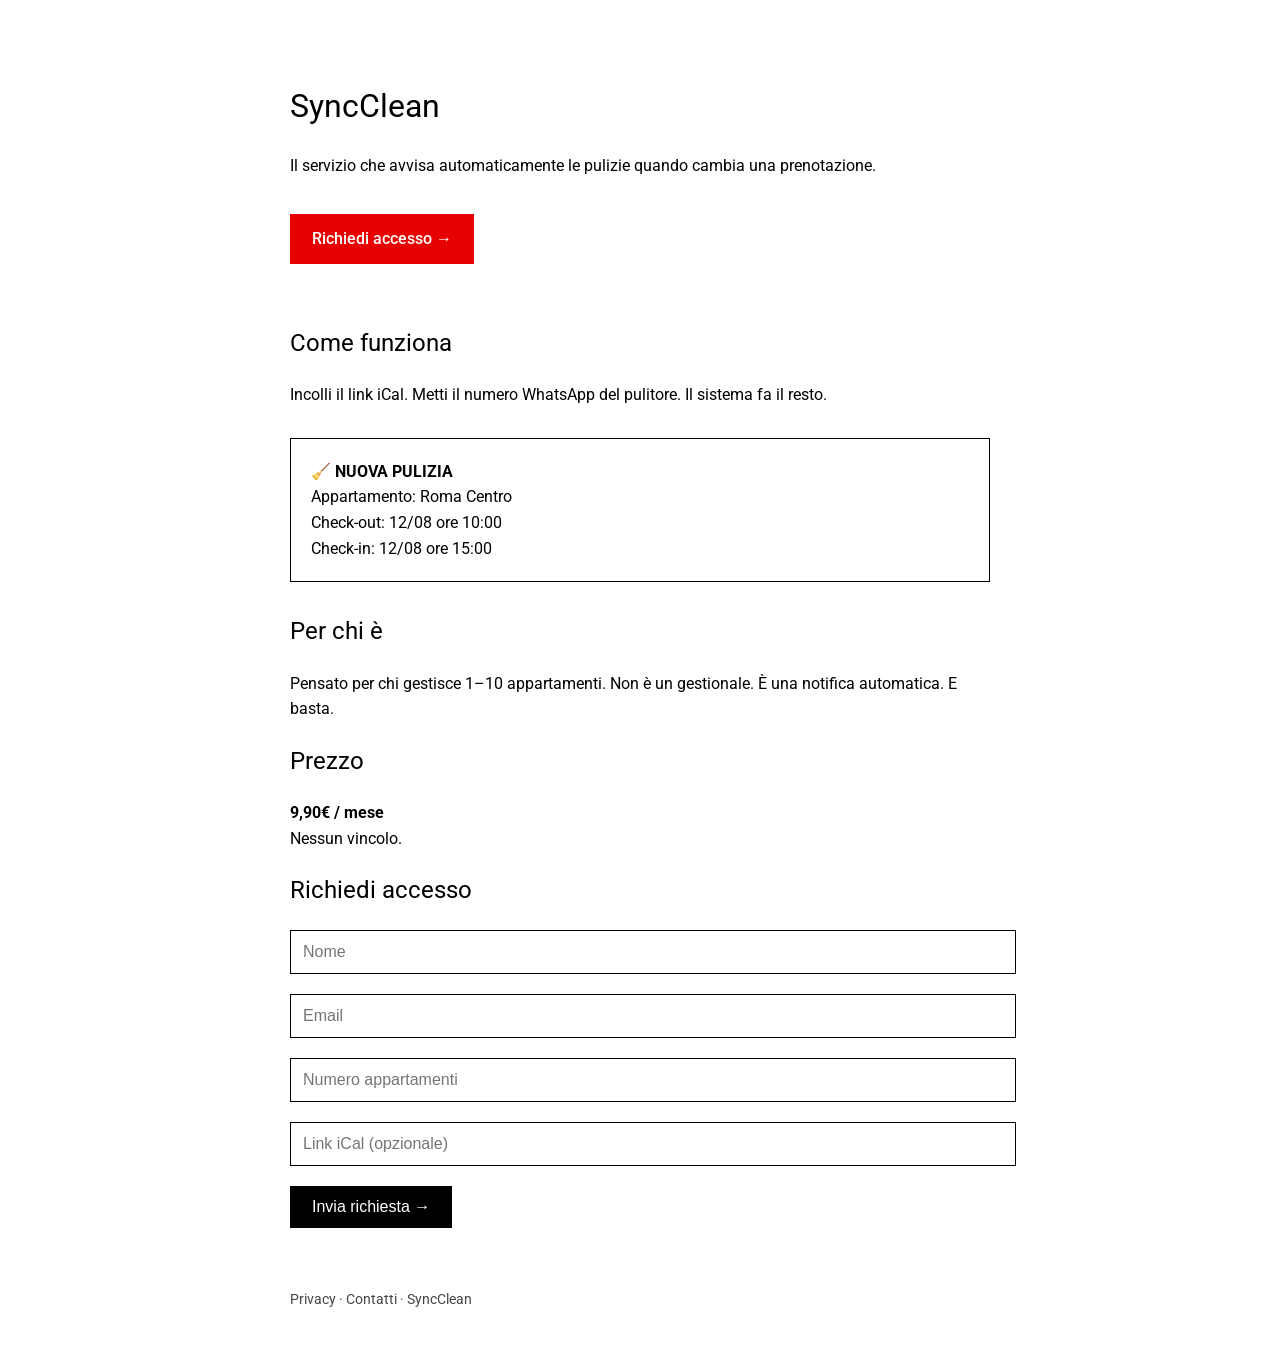
<file: index.html>
<!DOCTYPE html>
<html lang="it">
<head>
  <meta charset="UTF-8">
  <meta name="viewport" content="width=device-width, initial-scale=1">
  <title>SyncClean</title>
  <link href="https://fonts.googleapis.com/css2?family=Roboto:wght@300;400;500&display=swap" rel="stylesheet">
  <style>
    body {
      font-family: 'Roboto', sans-serif;
      background: #ffffff;
      color: #000000;
      margin: 0;
      padding: 0;
      line-height: 1.6;
    }
    .container {
      width: 90%;
      max-width: 700px;
      margin: 0 auto;
      padding: 60px 0;
    }
    h1, h2 {
      font-weight: 400;
      margin-bottom: 20px;
    }
    .hero {
      margin-bottom: 60px;
    }
    .cta {
      display: inline-block;
      padding: 12px 22px;
      background: #E60000;
      color: #fff;
      text-decoration: none;
      font-weight: 500;
      margin-top: 20px;
    }
    .box {
      border: 1px solid #000;
      padding: 20px;
      margin: 30px 0;
    }
    input, textarea {
      width: 100%;
      padding: 12px;
      border: 1px solid #000;
      margin-bottom: 20px;
      font-size: 16px;
      background: #fff;
      color: #000;
    }
    button {
      padding: 12px 22px;
      background: #000;
      color: #fff;
      border: none;
      cursor: pointer;
      font-size: 16px;
    }
    footer {
      margin-top: 60px;
      font-size: 14px;
      color: #444;
    }
  </style>
</head>
<body>

<div class="container">

  <div class="hero">
    <h1>SyncClean</h1>
    <p>Il servizio che avvisa automaticamente le pulizie quando cambia una prenotazione.</p>
    <a class="cta" href="#">Richiedi accesso →</a>
  </div>

  <h2>Come funziona</h2>
  <p>Incolli il link iCal. Metti il numero WhatsApp del pulitore. Il sistema fa il resto.</p>

  <div class="box">
    <strong>🧹 NUOVA PULIZIA</strong><br>
    Appartamento: Roma Centro<br>
    Check-out: 12/08 ore 10:00<br>
    Check-in: 12/08 ore 15:00
  </div>

  <h2>Per chi è</h2>
  <p>Pensato per chi gestisce 1–10 appartamenti. Non è un gestionale. È una notifica automatica. E basta.</p>

  <h2>Prezzo</h2>
  <p><strong>9,90€ / mese</strong><br>Nessun vincolo.</p>

  <h2>Richiedi accesso</h2>
  <form>
    <input type="text" placeholder="Nome">
    <input type="email" placeholder="Email">
    <input type="text" placeholder="Numero appartamenti">
    <input type="text" placeholder="Link iCal (opzionale)">
    <button>Invia richiesta →</button>
  </form>

  <footer>
    Privacy · Contatti · SyncClean
  </footer>

</div>

</body>
</html>
</file>
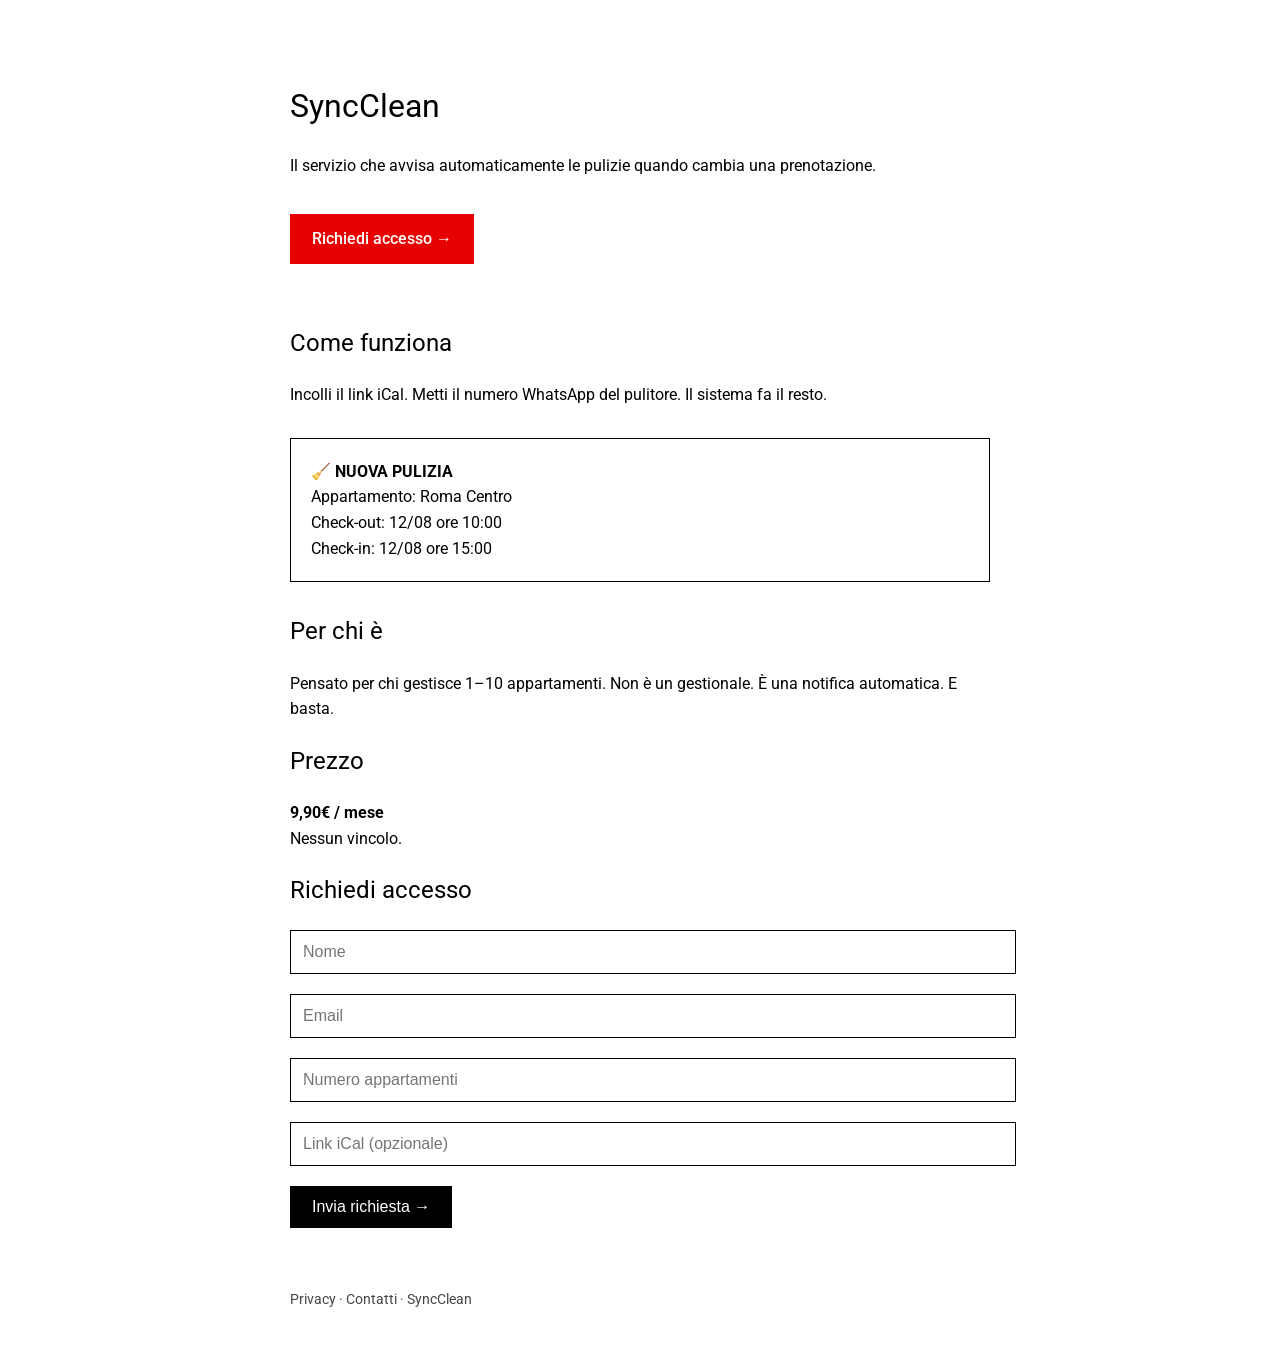
<file: amministratori/index.html>
<!DOCTYPE html>
<html lang="it">
<head>
  <meta charset="UTF-8">
  <meta name="viewport" content="width=device-width, initial-scale=1">
  <title>SyncClean</title>
  <link href="https://fonts.googleapis.com/css2?family=Roboto:wght@300;400;500&display=swap" rel="stylesheet">
  <style>
    body {
      font-family: 'Roboto', sans-serif;
      background: #ffffff;
      color: #000000;
      margin: 0;
      padding: 0;
      line-height: 1.6;
    }
    .container {
      width: 90%;
      max-width: 700px;
      margin: 0 auto;
      padding: 60px 0;
    }
    h1, h2 {
      font-weight: 400;
      margin-bottom: 20px;
    }
    .hero {
      margin-bottom: 60px;
    }
    .cta {
      display: inline-block;
      padding: 12px 22px;
      background: #E60000;
      color: #fff;
      text-decoration: none;
      font-weight: 500;
      margin-top: 20px;
    }
    .box {
      border: 1px solid #000;
      padding: 20px;
      margin: 30px 0;
    }
    input, textarea {
      width: 100%;
      padding: 12px;
      border: 1px solid #000;
      margin-bottom: 20px;
      font-size: 16px;
      background: #fff;
      color: #000;
    }
    button {
      padding: 12px 22px;
      background: #000;
      color: #fff;
      border: none;
      cursor: pointer;
      font-size: 16px;
    }
    footer {
      margin-top: 60px;
      font-size: 14px;
      color: #444;
    }
  </style>
</head>
<body>

<div class="container">

  <div class="hero">
    <h1>SyncClean</h1>
    <p>Il servizio che avvisa automaticamente le pulizie quando cambia una prenotazione.</p>
    <a class="cta" href="#">Richiedi accesso →</a>
  </div>

  <h2>Come funziona</h2>
  <p>Incolli il link iCal. Metti il numero WhatsApp del pulitore. Il sistema fa il resto.</p>

  <div class="box">
    <strong>🧹 NUOVA PULIZIA</strong><br>
    Appartamento: Roma Centro<br>
    Check-out: 12/08 ore 10:00<br>
    Check-in: 12/08 ore 15:00
  </div>

  <h2>Per chi è</h2>
  <p>Pensato per chi gestisce 1–10 appartamenti. Non è un gestionale. È una notifica automatica. E basta.</p>

  <h2>Prezzo</h2>
  <p><strong>9,90€ / mese</strong><br>Nessun vincolo.</p>

  <h2>Richiedi accesso</h2>
  <form>
    <input type="text" placeholder="Nome">
    <input type="email" placeholder="Email">
    <input type="text" placeholder="Numero appartamenti">
    <input type="text" placeholder="Link iCal (opzionale)">
    <button>Invia richiesta →</button>
  </form>

  <footer>
    Privacy · Contatti · SyncClean
  </footer>

</div>

</body>
</html>
</file>
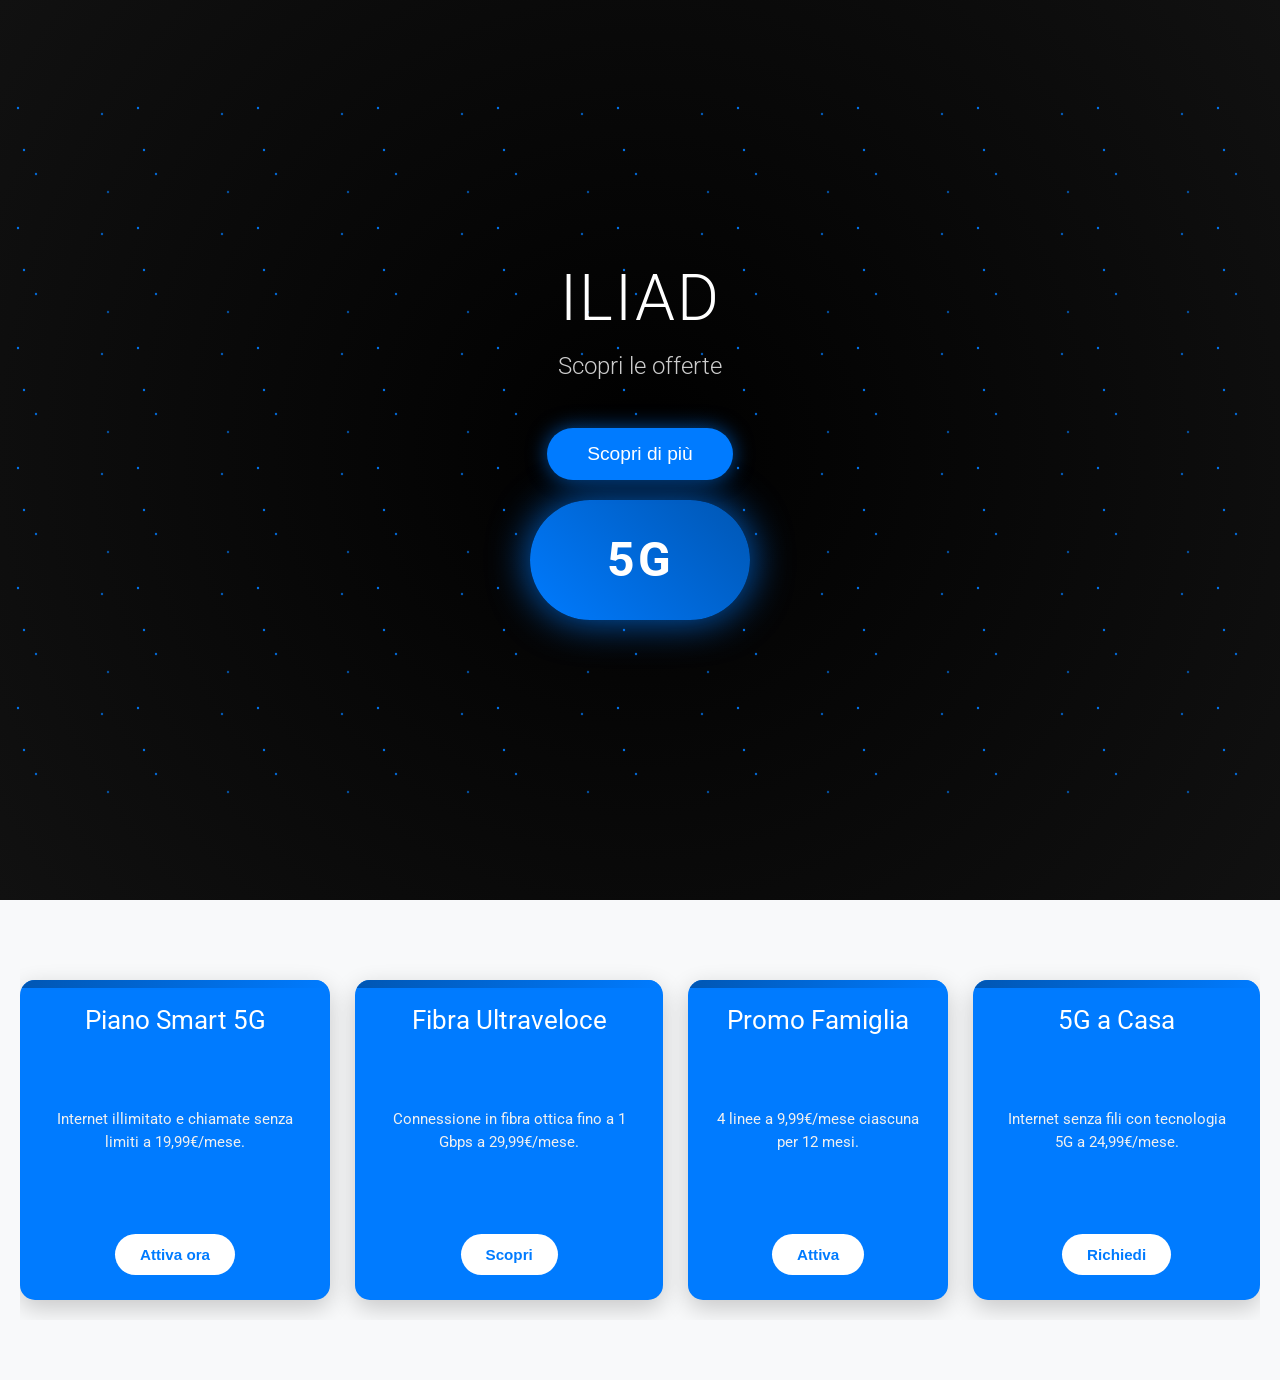
<file: pulizie/index.html>
<!DOCTYPE html>
<html lang="it">
<head>
    <meta charset="UTF-8">
    <meta name="viewport" content="width=device-width, initial-scale=1.0">
    <title>Iliad - Offerte</title>
    <link href="https://fonts.googleapis.com/css2?family=Roboto:wght@300;400;700&display=swap" rel="stylesheet">
    <style>
        * {
            margin: 0;
            padding: 0;
            box-sizing: border-box;
        }

        body {
            font-family: 'Roboto', sans-serif;
            background-color: #000;
            color: #fff;
            overflow-x: hidden;
        }

        /* Hero Section - IDENTICA ALLO SCREENSHOT */
        .hero {
            height: 100vh;
            display: flex;
            flex-direction: column;
            justify-content: center;
            align-items: center;
            background: radial-gradient(circle at center, #000 0%, #111 100%);
            position: relative;
            overflow: hidden;
        }

        .hero-stars {
            position: absolute;
            top: 10%;
            width: 100%;
            height: 80%;
            background: url('data:image/svg+xml;utf8,<svg xmlns="http://www.w3.org/2000/svg" width="100" height="100" viewBox="0 0 100 100"><circle cx="15" cy="15" r="1" fill="%23007BFF" opacity="0.9"/><circle cx="85" cy="20" r="1" fill="%23007BFF" opacity="0.7"/><circle cx="30" cy="70" r="1" fill="%23007BFF" opacity="0.8"/><circle cx="90" cy="85" r="1" fill="%23007BFF" opacity="0.6"/><circle cx="20" cy="50" r="1" fill="%23007BFF" opacity="0.9"/></svg>');
            background-size: 120px 120px;
            z-index: 1;
        }

        .hero-content {
            text-align: center;
            z-index: 2;
            position: relative;
        }

        .hero h1 {
            font-size: 4rem;
            font-weight: 300;
            margin-bottom: 1rem;
            color: #fff;
            letter-spacing: 2px;
        }

        .hero p {
            font-size: 1.5rem;
            margin-bottom: 3rem;
            color: #ccc;
            font-weight: 300;
        }

        .hero-btn {
            background-color: #007BFF;
            color: white;
            padding: 15px 40px;
            border: none;
            border-radius: 30px;
            font-size: 1.2rem;
            cursor: pointer;
            transition: all 0.3s;
            box-shadow: 0 0 20px rgba(0, 123, 255, 0.6);
        }

        .hero-btn:hover {
            background-color: #0056b3;
            transform: translateY(-3px);
        }

        .hero-element {
            width: 220px;
            height: 120px;
            background: linear-gradient(45deg, #007BFF, #0056b3);
            border-radius: 60px;
            margin: 20px auto;
            box-shadow: 0 0 40px rgba(0, 123, 255, 0.8);
            display: flex;
            justify-content: center;
            align-items: center;
            color: white;
            font-weight: 700;
            font-size: 3rem;
            letter-spacing: 3px;
        }

        /* Cards Section - IDENTICA ALLO SCREENSHOT */
        .cards-section {
            padding: 60px 20px;
            background-color: #f8f9fa;
        }

        .cards-container {
            display: flex;
            overflow-x: auto;
            gap: 25px;
            padding: 20px 0;
            scrollbar-width: none;
            -ms-overflow-style: none;
        }

        .cards-container::-webkit-scrollbar {
            display: none;
        }

        .card {
            min-width: 260px;
            height: 320px;
            background-color: #007BFF;
            border-radius: 15px;
            color: white;
            padding: 25px;
            display: flex;
            flex-direction: column;
            justify-content: space-between;
            box-shadow: 0 8px 25px rgba(0, 0, 0, 0.2);
            transition: all 0.3s;
            position: relative;
            overflow: hidden;
        }

        .card::before {
            content: "";
            position: absolute;
            top: 0;
            left: 0;
            right: 0;
            height: 8px;
            background: linear-gradient(90deg, #0056b3, #007BFF);
        }

        .card:hover {
            transform: translateY(-12px);
            box-shadow: 0 12px 35px rgba(0, 123, 255, 0.4);
        }

        .card h3 {
            font-size: 1.6rem;
            margin-bottom: 12px;
            text-align: center;
            font-weight: 400;
        }

        .card p {
            font-size: 0.95rem;
            margin-bottom: 20px;
            text-align: center;
            line-height: 1.5;
            color: #f0f0f0;
        }

        .card-btn {
            background-color: white;
            color: #007BFF;
            padding: 12px 25px;
            border: none;
            border-radius: 22px;
            font-weight: 600;
            cursor: pointer;
            align-self: center;
            transition: all 0.3s;
            font-size: 0.95rem;
        }

        .card-btn:hover {
            transform: scale(1.05);
            box-shadow: 0 5px 15px rgba(0, 0, 0, 0.2);
        }
    </style>
</head>
<body>
    <!-- Hero Section - IDENTICA ALLO SCREENSHOT -->
    <div class="hero">
        <div class="hero-stars"></div>
        <div class="hero-content">
            <h1>ILIAD</h1>
            <p>Scopri le offerte</p>
            <button class="hero-btn">Scopri di più</button>
            <div class="hero-element">5G</div>
        </div>
    </div>

    <!-- Cards Section - IDENTICA ALLO SCREENSHOT -->
    <div class="cards-section">
        <div class="cards-container">
            <div class="card">
                <h3>Piano Smart 5G</h3>
                <p>Internet illimitato e chiamate senza limiti a 19,99€/mese.</p>
                <button class="card-btn">Attiva ora</button>
            </div>
            <div class="card">
                <h3>Fibra Ultraveloce</h3>
                <p>Connessione in fibra ottica fino a 1 Gbps a 29,99€/mese.</p>
                <button class="card-btn">Scopri</button>
            </div>
            <div class="card">
                <h3>Promo Famiglia</h3>
                <p>4 linee a 9,99€/mese ciascuna per 12 mesi.</p>
                <button class="card-btn">Attiva</button>
            </div>
            <div class="card">
                <h3>5G a Casa</h3>
                <p>Internet senza fili con tecnologia 5G a 24,99€/mese.</p>
                <button class="card-btn">Richiedi</button>
            </div>
        </div>
    </div>
</body>
</html>
</file>
